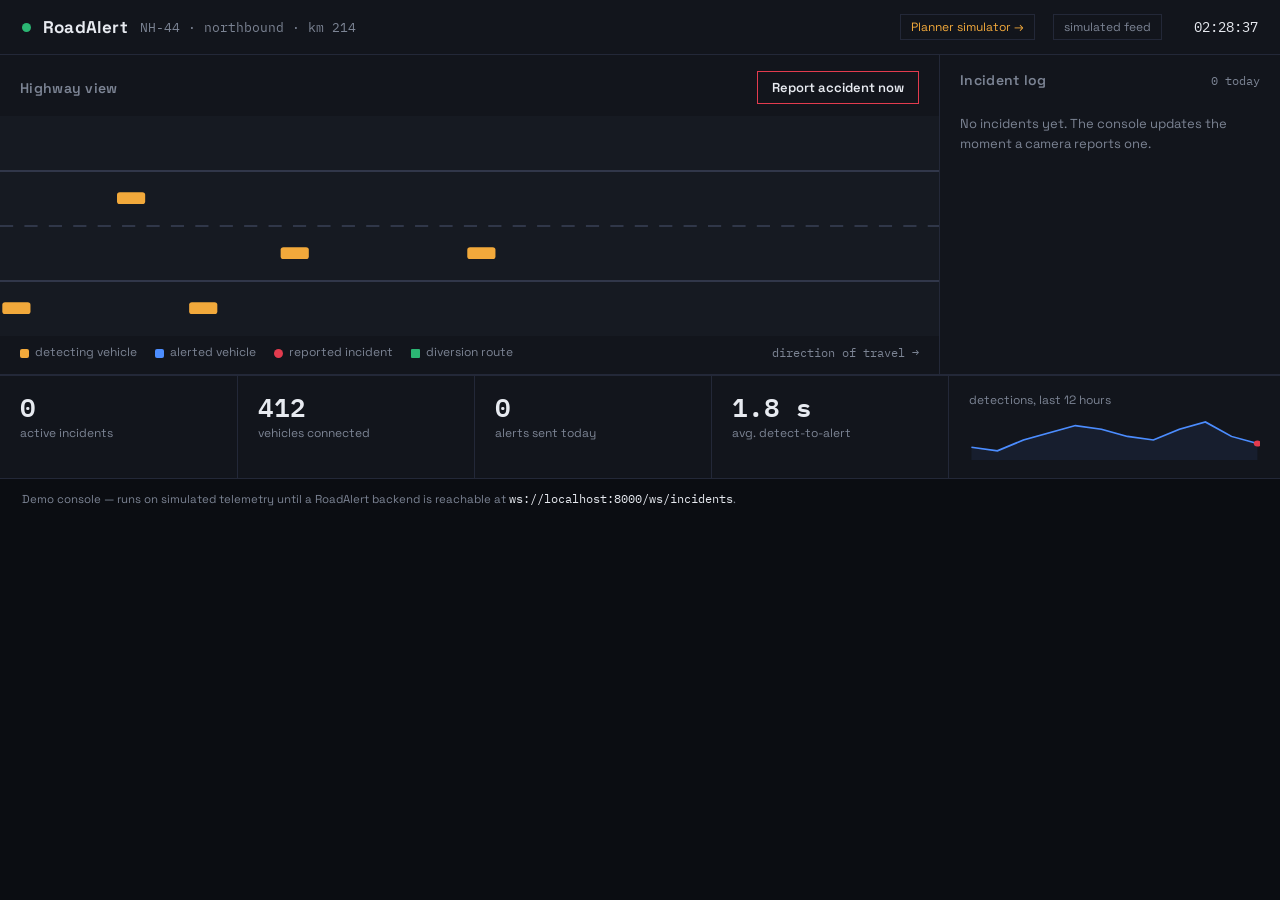
<file: frontend/index.html>
<!DOCTYPE html>
<html lang="en">
<head>
<meta charset="UTF-8">
<meta name="viewport" content="width=device-width, initial-scale=1.0">
<title>RoadAlert — Live Operations Console</title>
<link rel="stylesheet" href="css/style.css">
</head>
<body>

<header class="topbar">
  <div class="topbar__mark">
    <span class="topbar__dot" id="linkDot"></span>
    <span class="topbar__name">RoadAlert</span>
    <span class="topbar__route">NH-44 · northbound · km 214</span>
  </div>
  <div class="topbar__right">
    <a href="planner.html" style="color:#F2A93B;text-decoration:none;border:1px solid #232838;padding:4px 10px;font-size:12px">Planner simulator →</a>
    <span class="topbar__mode" id="modeLabel">simulated feed</span>
    <span class="topbar__clock" id="clock">00:00:00</span>
  </div>
</header>

<main class="console">

  <section class="highway-panel">
    <div class="panel-head">
      <h1>Highway view</h1>
      <button class="btn" id="triggerBtn">Report accident now</button>
    </div>

    <svg id="road" class="road" viewBox="0 0 1000 260" preserveAspectRatio="none" role="img" aria-label="Live highway simulation">
      <rect x="0" y="0" width="1000" height="260" class="road__surface"/>
      <g id="alertZone" class="alert-zone" opacity="0"></g>
      <line x1="0" y1="65"  x2="1000" y2="65"  class="lane-line"/>
      <line x1="0" y1="130" x2="1000" y2="130" class="lane-line lane-line--dashed"/>
      <line x1="0" y1="195" x2="1000" y2="195" class="lane-line"/>
      <path id="divertPath" class="divert-path" d="" opacity="0"/>
      <g id="cars"></g>
      <g id="incidentMark" class="incident-mark" opacity="0">
        <circle r="13" fill="#E23B4E"/>
        <circle r="13" class="incident-mark__ring"/>
        <circle r="13" class="incident-mark__ring incident-mark__ring--delay"/>
        <text y="6" text-anchor="middle" class="incident-mark__glyph" fill="#fff">!</text>
      </g>
    </svg>

    <div class="road__foot">
      <span><i class="chip chip--amber"></i>detecting vehicle</span>
      <span><i class="chip chip--steel"></i>alerted vehicle</span>
      <span><i class="chip chip--red"></i>reported incident</span>
      <span><i class="chip chip--green"></i>diversion route</span>
      <span class="road__direction">direction of travel →</span>
    </div>
  </section>

  <aside class="log-panel">
    <div class="panel-head">
      <h1>Incident log</h1>
      <span class="panel-head__count" id="logCount">0 today</span>
    </div>
    <div class="log" id="log">
      <p class="log__empty" id="logEmpty">No incidents yet. The console updates the moment a camera reports one.</p>
    </div>
  </aside>

  <section class="stats-strip">
    <div class="stat">
      <span class="stat__value" id="statActive">0</span>
      <span class="stat__label">active incidents</span>
    </div>
    <div class="stat">
      <span class="stat__value" id="statVehicles">—</span>
      <span class="stat__label">vehicles connected</span>
    </div>
    <div class="stat">
      <span class="stat__value" id="statAlerts">0</span>
      <span class="stat__label">alerts sent today</span>
    </div>
    <div class="stat">
      <span class="stat__value" id="statLatency">—</span>
      <span class="stat__label">avg. detect-to-alert</span>
    </div>
    <div class="stat stat--wide">
      <span class="stat__label stat__label--top">detections, last 12 hours</span>
      <svg id="sparkline" class="sparkline" viewBox="0 0 240 46" preserveAspectRatio="none"></svg>
    </div>
  </section>

</main>

<footer class="foot">
  <span>Demo console — runs on simulated telemetry until a RoadAlert backend is reachable at <code>ws://localhost:8000/ws/incidents</code>.</span>
</footer>

<script src="js/app.js"></script>
</body>
</html>
</file>
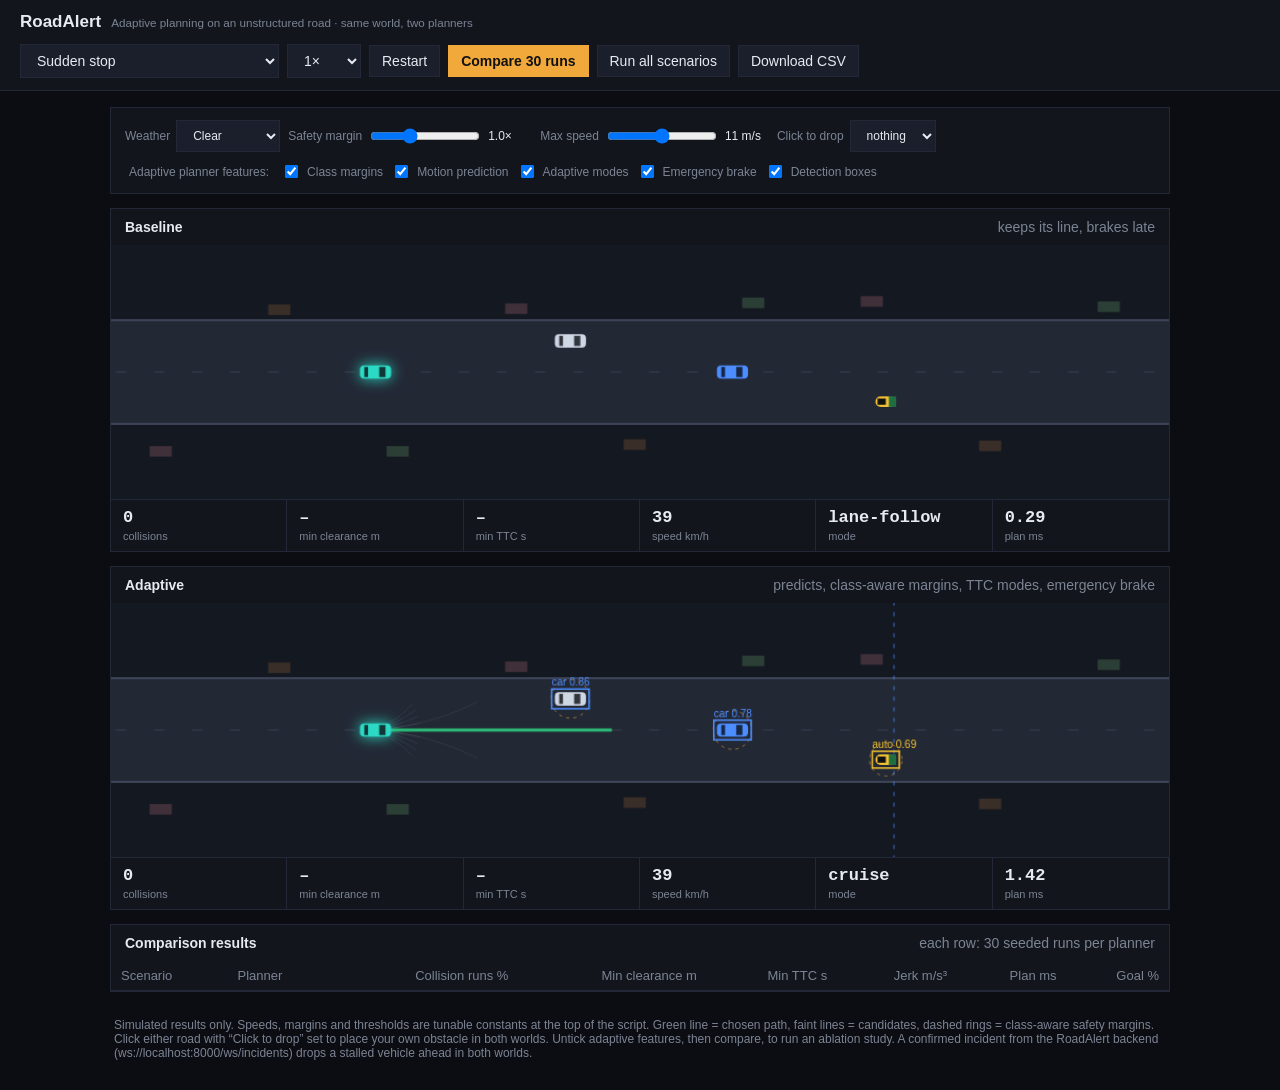
<file: frontend/planner.html>
<!DOCTYPE html>
<html lang="en">
<head>
<meta charset="UTF-8">
<meta name="viewport" content="width=device-width, initial-scale=1">
<title>RoadAlert — Adaptive Planner Simulator</title>
<style>
:root{--bg:#0B0D12;--panel:#12151C;--line:#232838;--ink:#E7EAF0;--muted:#7C8494;--amber:#F2A93B;--red:#E23B4E;--green:#2BB673}
*{box-sizing:border-box}
body{margin:0;background:var(--bg);color:var(--ink);font:14px 'Space Grotesk','Segoe UI',Arial,sans-serif}
header{display:flex;flex-wrap:wrap;gap:12px;align-items:center;justify-content:space-between;padding:12px 20px;background:var(--panel);border-bottom:1px solid var(--line)}
header b{font-size:17px}header small{color:var(--muted);margin-left:10px}
.ctl{display:flex;gap:8px;flex-wrap:wrap;align-items:center}
select,button{background:#1a1f2b;color:var(--ink);border:1px solid var(--line);padding:7px 12px;font:inherit;cursor:pointer}
button.p{background:var(--amber);color:#111;border-color:var(--amber);font-weight:600}
main{padding:16px 20px;display:grid;gap:14px;max-width:1100px;margin:auto}
.pane{background:var(--panel);border:1px solid var(--line)}
.pane h2{margin:0;padding:10px 14px;font-size:14px;display:flex;justify-content:space-between;gap:10px}
.pane h2 span{color:var(--muted);font-weight:400}
canvas{display:block;width:100%;height:auto}
.m{display:grid;grid-template-columns:repeat(6,1fr);border-top:1px solid var(--line)}
.m div{padding:8px 12px;border-right:1px solid var(--line)}
.m b{display:block;font:600 17px 'IBM Plex Mono',Consolas,monospace}
.m span{color:var(--muted);font-size:11px}
.bad{color:var(--red)}
.tw{overflow-x:auto}
table{width:100%;border-collapse:collapse;font-size:13px}
th,td{padding:7px 10px;border-bottom:1px solid var(--line);text-align:right;white-space:nowrap}
th:nth-child(-n+2),td:nth-child(-n+2){text-align:left}
th{color:var(--muted);font-weight:500}
.note{color:var(--muted);font-size:12px;padding:0 4px}
label{color:var(--muted);font-size:12px;display:flex;gap:6px;align-items:center}label b{color:var(--ink);font-weight:500;min-width:44px}
input[type=range]{width:110px}
@media(max-width:700px){.m{grid-template-columns:repeat(3,1fr)}}
</style>
</head>
<body>
<header>
  <div><b>RoadAlert</b><small>Adaptive planning on an unstructured road · same world, two planners</small></div>
  <div class="ctl">
    <select id="scn"></select>
    <select id="spd"><option value="1">1×</option><option value="2">2×</option><option value=".5">0.5×</option></select>
    <button id="rst">Restart</button>
    <button id="cmp" class="p">Compare 30 runs</button>
    <button id="all">Run all scenarios</button>
    <button id="csv">Download CSV</button>
    <span class="note" id="st"></span>
  </div>
</header>
<main>
  <section class="pane" style="padding:12px 14px"><div class="ctl">
    <label>Weather <select id="wx"><option>Clear</option><option>Night</option><option>Heavy rain</option></select></label>
    <label>Safety margin <input type="range" id="msl" min=".5" max="2" step=".1" value="1"><b id="msv">1.0×</b></label>
    <label>Max speed <input type="range" id="vsl" min="6" max="16" step="1" value="11"><b id="vsv">11 m/s</b></label>
    <label>Click to drop <select id="drop"><option value="">nothing</option><option>car</option><option>bus</option><option>auto</option><option>bike</option><option>ped</option><option>cow</option><option>pothole</option></select></label>
  </div><div class="ctl" style="margin-top:10px"><span class="note">Adaptive planner features:</span>
    <label><input type="checkbox" id="f_cm" checked>Class margins</label><label><input type="checkbox" id="f_pr" checked>Motion prediction</label>
    <label><input type="checkbox" id="f_md" checked>Adaptive modes</label><label><input type="checkbox" id="f_eb" checked>Emergency brake</label>
    <label><input type="checkbox" id="f_box" checked>Detection boxes</label></div></section>
  <section class="pane"><h2>Baseline <span>keeps its line, brakes late</span></h2><canvas id="c0" width="1000" height="240"></canvas><div class="m" id="m0"></div></section>
  <section class="pane"><h2>Adaptive <span>predicts, class-aware margins, TTC modes, emergency brake</span></h2><canvas id="c1" width="1000" height="240"></canvas><div class="m" id="m1"></div></section>
  <section class="pane"><h2>Comparison results <span>each row: 30 seeded runs per planner</span></h2>
    <div class="tw"><table><thead><tr><th>Scenario</th><th>Planner</th><th>Collision runs %</th><th>Min clearance m</th><th>Min TTC s</th><th>Jerk m/s³</th><th>Plan ms</th><th>Goal %</th></tr></thead><tbody id="tb"></tbody></table></div>
  </section>
  <p class="note">Simulated results only. Speeds, margins and thresholds are tunable constants at the top of the script. Green line = chosen path, faint lines = candidates, dashed rings = class-aware safety margins. Click either road with “Click to drop” set to place your own obstacle in both worlds. Untick adaptive features, then compare, to run an ablation study. A confirmed incident from the RoadAlert backend (ws://localhost:8000/ws/incidents) drops a stalled vehicle ahead in both worlds.</p>
</main>
<script>
let VD=11,MSC=1;const F={cm:1,pr:1,md:1,eb:1,box:1},WX={Clear:[70,1,1,0],Night:[45,1.25,.85,.12],'Heavy rain':[35,1.4,.75,.2]},wxv=()=>WX[$('wx').value];
const CLS={car:[4.2,1.8,.5],bus:[10.5,2.5,.8],auto:[2.8,1.4,.8],bike:[2,.7,1.1],ped:[.5,.5,1.6],cow:[1.8,.7,1.7],pothole:[1.4,1.4,.5]};
const COL=['#4C8DFF','#cfd6e4','#c9463d','#8fb3a1','#e8e3d0'];
const clamp=(v,a,b)=>Math.max(a,Math.min(b,v));
const rng=s=>()=>{s|=0;s=s+0x6D2B79F5|0;let t=Math.imul(s^s>>>15,1|s);t=t+Math.imul(t^t>>>7,61|t)^t;return((t^t>>>14)>>>0)/4294967296};

function setcs(a){const n=Math.max(1,Math.min(4,Math.round(a.l/a.w))),sp=n>1?(a.l-a.w)/(n-1):0;a.r=a.w/2;a.cs=[];
  for(let i=0;i<n;i++){const d=(i-(n-1)/2)*sp;a.cs.push([Math.cos(a.th)*d,Math.sin(a.th)*d])}}
function clr(ex,ey,eth,a,t){let m=1e9;
  for(const d of [-1.2,1.2]){const cx=ex+Math.cos(eth)*d,cy=ey+Math.sin(eth)*d;
    for(const c of a.cs){m=Math.min(m,Math.hypot(cx-(a.x+a.vx*t+c[0]),cy-(a.y+a.vy*t+c[1]))-.9-a.r)}}
  return m}
function ttc(e,ag){if(e.v<.5)return 99;
  for(let t=.2;t<=8;t+=.2){const x=e.x+e.v*Math.cos(e.th)*t,y=e.y+e.v*Math.sin(e.th)*t;
    for(const a of ag){if(a.cls!=='pothole'&&clr(x,y,e.th,a,t)<0)return t}}
  return 99}
function upd(a,dt,t){
  if(a.tb!=null&&t>a.tb)a.vx=Math.max(0,a.vx-6*dt);
  if(a.A){a.y=a.y0+a.A*Math.sin(a.w*t+a.ph);a.vy=a.A*a.w*Math.cos(a.w*t+a.ph);a.x+=a.vx*dt}
  else{a.x+=a.vx*dt;a.y+=a.vy*dt}
  if(Math.hypot(a.vx,a.vy)>.3)a.th=Math.atan2(a.vy,a.vx);
  setcs(a)}

const SC={
 'Sudden stop':s=>{s.add('car',48,0,10.5,{tb:1.5+s.r()*1.5});s.add('car',28,-4.2,8+s.r()*2);s.add('auto',75,4,6);s.add('bus',110,-3,7)},
 'Cow crossing':s=>{s.add('cow',55+s.r()*25,7.5,0,{vy:-1.2});s.add('ped',90,-7,0,{vy:1});s.add('car',40,4,7);s.add('auto',120,-4,6)},
 'Weaving two-wheelers':s=>{for(let i=0;i<5;i++)s.add('bike',30+i*24+s.r()*8,(s.r()-.5)*6,7+s.r()*2,{A:2+s.r()*1.5,w:1+s.r()*.6,ph:s.r()*6})},
 'Pothole cluster':s=>{for(let i=0;i<9;i++)s.add('pothole',35+i*20+s.r()*10,(s.r()-.5)*7,0);s.add('car',60,3.5,7)},
 'Dense mixed traffic':s=>{const c=['car','auto','bike','bus','car','bike','auto','car'];
   for(let i=0;i<12;i++)s.add(c[i%8],25+i*17+s.r()*8,(s.r()-.5)*10.5,4+s.r()*4);
   s.add('ped',70,-7,0,{vy:1.1});s.add('cow',150,7.5,0,{vy:-1})},
 'Stalled vehicle (RoadAlert hazard)':s=>{s.add('bus',85,.5,0);s.add('car',55,-3,6);s.add('auto',110,3,5)}
};

class Sim{
  constructor(kind,scn,seed){
    this.kind=kind;this.seed=seed;this.r=rng(seed*7919+13);this.t=0;this.pt=0;this.pa=0;this.kc=0;this.id=0;
    this.ego={x:0,y:0,th:0,v:9,k:0};this.ag=[];this.hit=new Set();this.cp=null;this.crashed=false;this.done=false;
    this.cmd={k:0,vt:9};this.best=null;this.fan=[];this.ms=1;
    this.m={col:0,minC:99,minT:99,jj:0,jn:0,ms:0,mn:0,goal:false,T:0,mode:kind==='adaptive'?'cruise':'lane-follow'};
    SC[scn](this)}
  add(cls,x,y,vx,o={}){const d=CLS[cls],a=Object.assign({id:this.id++,cls,x,y,y0:y,vx,vy:0,th:0,l:d[0],w:d[1],m:d[2]},o);
    if(Math.hypot(a.vx,a.vy)>.3)a.th=Math.atan2(a.vy,a.vx);setcs(a);this.ag.push(a)}
  planB(){const e=this.ego;let vt=VD,lead=null,g0=99;
    for(const a of this.ag){const gap=a.x-e.x-(a.l+4.2)/2;
      if(a.cls!=='pothole'&&gap>-1&&a.x-e.x<wxv()[0]&&Math.abs(a.y-e.y)<(a.w+1.8)/2+.4&&gap<g0){g0=gap;lead=a}}
    if(lead){const rel=e.v-lead.vx,T=rel>.1?g0/rel:99;
      if(T<.7||g0<2.5)vt=0;else if(g0<10)vt=Math.min(VD,lead.vx*.9)}
    return{k:clamp(-.08*e.y-.6*e.th,-.1,.1),vt}}
  planA(ag,T){const e=this.ego;
    const dens=ag.filter(a=>Math.abs(a.x-e.x)<25&&Math.abs(a.y-e.y)<9).length;
    const vd=VD*(F.md?Math.max(.55,1-.035*dens):1)*wxv()[2],ms=(F.md?1+.04*dens:1)*wxv()[1]*MSC;this.ms=ms;
    const mode=F.md?(T>6?0:T>3?1:2):0;this.m.mode=['cruise','cautious','evasive'][mode];
    const wC=[1,2,4][mode],cap=vd*[1,.75,.5][mode];
    let best=null,bc=1e9;const fan=[];
    for(let ki=-4;ki<=4;ki++){const k=ki*.03;
      for(const f of [0,.4,.7,1]){const vt=cap*f;
        let x=e.x,y=e.y,th=e.th,v=e.v,pen=0,ok=true;const pts=[];
        for(let i=1;i<=12&&ok;i++){const t=i*.25;
          v+=clamp(vt-v,-1.75,.625);th+=v*k*.25;x+=v*Math.cos(th)*.25;y+=v*Math.sin(th)*.25;pts.push([x,y]);
          if(Math.abs(y)>6.2){ok=false;break}
          for(const a of ag){const cl=clr(x,y,th,a,F.pr?t:0),mg=(F.cm?a.m:.8)*ms+.12*t;
            if(cl<.5*mg){ok=false;break}
            if(cl<mg+1.5)pen+=(mg+1.5-cl)**2}}
        if(!ok)continue;
        const J=wC*.35*pen-.5*(x-e.x)+.6*Math.abs(y)+1.5*Math.abs(th)+10*Math.abs(k-this.kc);
        fan.push(pts);
        if(J<bc){bc=J;best={k,vt,pts}}}}
    if(!best)best={k:0,vt:0,pts:[]};
    this.kc=best.k;this.best=best;this.fan=fan;return best}
  step(dt){
    if(this.done)return;const e=this.ego,m=this.m;this.t+=dt;
    for(const a of this.ag)upd(a,dt,this.t);
    if(!this.crashed){
      this.pt-=dt;
      if(this.pt<=0){this.pt=.1;const t0=performance.now();
        const near=this.ag.filter(a=>a.x>e.x-8&&a.x<e.x+wxv()[0]),T=ttc(e,near);
        if(T<m.minT&&e.v>1)m.minT=T;
        this.emg=this.kind==='adaptive'&&F.eb&&T<1;
        this.cmd=this.kind==='adaptive'?this.planA(near,T):this.planB();
        m.ms+=performance.now()-t0;m.mn++}
      const vt=this.emg?0:this.cmd.vt;
      e.k+=clamp(this.cmd.k-e.k,-.9*dt,.9*dt);
      const a=clamp((vt-e.v)/.4,-7,2.5),j=(a-this.pa)/dt;m.jj+=j*j;m.jn++;this.pa=a;
      e.v=Math.max(0,e.v+a*dt);e.th+=e.v*e.k*dt;e.x+=e.v*Math.cos(e.th)*dt;e.y+=e.v*Math.sin(e.th)*dt}
    for(const a of this.ag){if(Math.abs(a.x-e.x)>15)continue;
      const cl=clr(e.x,e.y,e.th,a,0);m.minC=Math.min(m.minC,cl);
      if(cl<0&&!this.hit.has(a.id)){this.hit.add(a.id);m.col++;this.cp={x:e.x,y:e.y,t:this.t};
        if(a.cls==='pothole')e.v*=.6;else{this.crashed=true;e.v=0}}}
    if(e.x>240){m.goal=true;this.done=true}
    else if(this.crashed&&this.t-this.cp.t>1.5)this.done=true;
    else if(this.t>50)this.done=true;
    m.T=this.t}
  sum(){const m=this.m;return{col:m.col,minC:m.minC,minT:m.minT,jerk:m.jn?Math.sqrt(m.jj/m.jn):0,ms:m.mn?m.ms/m.mn:0,goal:m.goal,T:m.T}}
}

/* ---------- drawing ---------- */
function sprite(g,a,S){
  g.save();g.translate(a.X,a.Y);g.rotate(a.th);const l=a.l*S,w=a.w*S;
  const box=(c,rad)=>{g.fillStyle=c;g.beginPath();g.roundRect(-l/2,-w/2,l,w,rad);g.fill()};
  const cls=a.cls;
  if(cls==='car'||cls==='ego'){if(cls==='ego'){g.shadowColor='#2BD9C4';g.shadowBlur=14}
    box(cls==='ego'?'#2BD9C4':COL[a.id%5],4);g.shadowBlur=0;
    g.fillStyle='#0b0e14cc';g.fillRect(l*.12,-w*.38,l*.2,w*.76);g.fillRect(-l*.36,-w*.38,l*.12,w*.76)}
  else if(cls==='bus'){box('#d9463d',4);g.fillStyle='#f2a93b';g.fillRect(-l/2,-w*.16,l,w*.32);g.fillStyle='#0b0e14cc';g.fillRect(l*.38,-w*.4,l*.1,w*.8)}
  else if(cls==='auto'){box('#f2c230',5);g.fillStyle='#1f6f43';g.fillRect(l*.15,-w/2,l*.35,w);g.fillStyle='#111';g.fillRect(-l*.4,-w*.3,l*.4,w*.6)}
  else if(cls==='bike'){g.fillStyle='#8b93a5';g.fillRect(-l/2,-w*.15,l,w*.3);g.fillStyle='#e6b07a';g.beginPath();g.arc(0,0,.42*S,0,7);g.fill();g.fillStyle=COL[a.id%5];g.beginPath();g.arc(0,0,.26*S,0,7);g.fill()}
  else if(cls==='ped'){g.fillStyle='#4C8DFF';g.beginPath();g.ellipse(0,0,.16*S,.32*S,0,0,7);g.fill();g.fillStyle='#e8c39e';g.beginPath();g.arc(0,0,.16*S,0,7);g.fill()}
  else if(cls==='cow'){g.fillStyle='#e9e4d8';g.beginPath();g.ellipse(0,0,l/2,w/2,0,0,7);g.fill();g.fillStyle='#7a5a3a';g.beginPath();g.ellipse(-l*.12,0,l*.14,w*.3,0,0,7);g.fill();
    g.fillStyle='#e9e4d8';g.beginPath();g.arc(l*.5,0,.24*S,0,7);g.fill();g.strokeStyle='#cfc6b0';g.lineWidth=2;g.beginPath();g.moveTo(l*.5,-.2*S);g.lineTo(l*.5+3,-.34*S);g.moveTo(l*.5,.2*S);g.lineTo(l*.5+3,.34*S);g.stroke()}
  else{g.fillStyle='#0c0e13';g.strokeStyle='#3b4254';g.lineWidth=2;g.beginPath();g.ellipse(0,0,.7*S,.55*S,0,0,7);g.fill();g.stroke()}
  g.restore()}
function draw(s,cv,ad){
  const R=wxv(),g=cv.getContext('2d'),W=cv.width,H=cv.height,S=7,e=s.ego,ox=W*.25-e.x*S,oy=H/2,X=x=>x*S+ox,Y=y=>y*S+oy;
  g.fillStyle='#141821';g.fillRect(0,0,W,H);
  for(let i=Math.floor((e.x-40)/16);i<(e.x+110)/16;i++){const f=Math.abs(Math.sin(i*12.9898)*43758.5453)%1;
    g.fillStyle=['#3a2f28','#2c3f36','#40303a'][((i%3)+3)%3];g.fillRect(X(i*16),Y((f>.5?1:-1)*(8.4+f*2.5))-5,21,10)}
  g.fillStyle='#232835';g.fillRect(0,Y(-7),W,14*S);
  g.strokeStyle='#3d4457';g.lineWidth=2;g.beginPath();g.moveTo(0,Y(-7));g.lineTo(W,Y(-7));g.moveTo(0,Y(7));g.lineTo(W,Y(7));g.stroke();
  g.setLineDash([10,26]);g.lineDashOffset=-ox;g.globalAlpha=.4;g.beginPath();g.moveTo(0,Y(0));g.lineTo(W,Y(0));g.stroke();g.globalAlpha=1;g.setLineDash([]);
  if(R[3]){g.fillStyle=`rgba(4,7,14,${R[3]*2.5})`;g.fillRect(0,0,W,H)}
  if(ad){g.strokeStyle='rgba(76,141,255,.35)';g.setLineDash([4,6]);g.beginPath();g.moveTo(X(e.x+R[0]),0);g.lineTo(X(e.x+R[0]),H);g.stroke();g.setLineDash([]);g.lineWidth=1;g.strokeStyle='rgba(255,255,255,.07)';
    for(const p of s.fan){g.beginPath();g.moveTo(X(e.x),Y(e.y));for(const q of p)g.lineTo(X(q[0]),Y(q[1]));g.stroke()}
    if(s.best&&s.best.pts.length){g.strokeStyle='#2BB673';g.lineWidth=3;g.beginPath();g.moveTo(X(e.x),Y(e.y));for(const q of s.best.pts)g.lineTo(X(q[0]),Y(q[1]));g.stroke()}
    g.lineWidth=1;g.setLineDash([3,4]);g.strokeStyle='rgba(242,169,59,.55)';
    for(const a of s.ag){if(a.cls==='pothole'||Math.abs(a.x-e.x)>70)continue;g.beginPath();g.arc(X(a.x),Y(a.y),(Math.max(a.l,a.w)/2+a.m*s.ms)*S,0,7);g.stroke()}
    g.setLineDash([])}
  const all=s.ag.filter(a=>a.x>e.x-25&&a.x<e.x+80).sort((p,q)=>(p.cls==='pothole'?0:1)-(q.cls==='pothole'?0:1));
  for(const a of all){sprite(g,{X:X(a.x),Y:Y(a.y),th:a.th,l:a.l,w:a.w,cls:a.cls,id:a.id},S)}
  sprite(g,{X:X(e.x),Y:Y(e.y),th:e.th,l:4.2,w:1.8,cls:'ego',id:0},S);
  if(ad&&F.box){const cl={car:'#4C8DFF',bus:'#ff6b5e',auto:'#f2c230',bike:'#b07cff',ped:'#4cd9a0',cow:'#fff',pothole:'#999'};g.font='10px sans-serif';g.lineWidth=1.5;
    for(const a of all){const d=a.x-e.x;if(d>R[0]||d<-5)continue;
      const hx=(Math.abs(Math.cos(a.th))*a.l+Math.abs(Math.sin(a.th))*a.w)/2*S+3,hy=(Math.abs(Math.sin(a.th))*a.l+Math.abs(Math.cos(a.th))*a.w)/2*S+3,cf=clamp(.97-.004*d-R[3],.4,.99);
      g.strokeStyle=g.fillStyle=cl[a.cls];g.strokeRect(X(a.x)-hx,Y(a.y)-hy,2*hx,2*hy);g.fillText(a.cls+' '+cf.toFixed(2),X(a.x)-hx,Y(a.y)-hy-3)}}
  if(s.cp&&s.t-s.cp.t<1.5){const k=(s.t-s.cp.t)/1.5;g.strokeStyle='#E23B4E';g.lineWidth=3;g.beginPath();g.arc(X(s.cp.x),Y(s.cp.y),14+k*40,0,7);g.stroke();
    g.fillStyle='#E23B4E';g.font='bold 14px sans-serif';g.fillText('COLLISION',X(s.cp.x)-36,Y(s.cp.y)-30)}}
function hud(s,el){const m=s.m;
  el.innerHTML=`<div><b class="${m.col?'bad':''}">${m.col}</b><span>collisions</span></div><div><b>${m.minC>50?'–':m.minC.toFixed(2)}</b><span>min clearance m</span></div><div><b>${m.minT>50?'–':m.minT.toFixed(1)}</b><span>min TTC s</span></div><div><b>${(s.ego.v*3.6).toFixed(0)}</b><span>speed km/h</span></div><div><b>${m.mode}</b><span>mode</span></div><div><b>${s.sum().ms.toFixed(2)}</b><span>plan ms</span></div>`}

/* ---------- app ---------- */
const $=id=>document.getElementById(id),sel=$('scn'),spd=$('spd'),st=$('st');
Object.keys(SC).forEach(k=>sel.add(new Option(k,k)));
let A,B,seed=1,acc=0,last=performance.now(),wait=0,fr=0;
const rows=[['scenario','planner','collision_runs_pct','min_clearance_m','min_ttc_s','jerk','plan_ms','goal_pct']];
function reset(){A=new Sim('baseline',sel.value,seed);B=new Sim('adaptive',sel.value,seed);wait=0}
function loop(ts){
  const d=Math.min(.1,(ts-last)/1000);last=ts;acc+=d*(+spd.value);
  while(acc>=.05){A.step(.05);B.step(.05);acc-=.05}
  if(A.done&&B.done){wait+=d;if(wait>2){seed++;reset()}}
  draw(A,$('c0'),0);draw(B,$('c1'),1);if(fr++%5===0){hud(A,$('m0'));hud(B,$('m1'))}
  requestAnimationFrame(loop)}
const mean=v=>v.length?v.reduce((p,q)=>p+q,0)/v.length:NaN,f=(v,n)=>isNaN(v)?'–':v.toFixed(n);
const lab=k=>k==='baseline'?k:'adaptive'+['cm','pr','md','eb'].filter(x=>!F[x]).map(x=>' −'+x).join('');
async function compare(list){
  const N=30;$('cmp').disabled=$('all').disabled=true;
  for(const scn of list){const res={baseline:[],adaptive:[]};
    for(let sd=1;sd<=N;sd++){
      for(const k of ['baseline','adaptive']){const s=new Sim(k,scn,sd);let n=0;while(!s.done&&n++<1500)s.step(.05);res[k].push(s.sum())}
      if(sd%3===0){st.textContent=`${scn} ${sd}/${N}`;await new Promise(r=>setTimeout(r))}}
    for(const k of ['baseline','adaptive']){const r=res[k],
      row=[scn+' · '+$('wx').value,lab(k),f(100*mean(r.map(x=>x.col>0?1:0)),0),f(mean(r.map(x=>x.minC).filter(x=>x<50)),2),f(mean(r.map(x=>x.minT).filter(x=>x<50)),1),f(mean(r.map(x=>x.jerk)),1),f(mean(r.map(x=>x.ms)),2),f(100*mean(r.map(x=>x.goal?1:0)),0)];
      rows.push(row);const tr=$('tb').insertRow(0);row.forEach(c=>tr.insertCell().textContent=c)}}
  st.textContent='done';$('cmp').disabled=$('all').disabled=false}
$('rst').onclick=()=>{seed=1;reset()};sel.onchange=()=>{seed=1;reset()};$('cmp').onclick=()=>compare([sel.value]);$('all').onclick=()=>compare(Object.keys(SC));
$('msl').oninput=()=>{MSC=+$('msl').value;$('msv').textContent=MSC.toFixed(1)+'×'};$('vsl').oninput=()=>{VD=+$('vsl').value;$('vsv').textContent=VD+' m/s'};
for(const k of ['cm','pr','md','eb','box'])$('f_'+k).onchange=ev=>{F[k]=ev.target.checked?1:0};
[['c0',()=>A],['c1',()=>B]].forEach(([id,gs])=>$(id).addEventListener('click',ev=>{const t=$('drop').value;if(!t)return;
  const cv=ev.target,r=cv.getBoundingClientRect(),px=(ev.clientX-r.left)*cv.width/r.width,py=(ev.clientY-r.top)*cv.height/r.height,e=gs().ego,x=(px-(cv.width*.25-e.x*7))/7,y=(py-cv.height/2)/7;
  if(Math.abs(y)>7)return;const v=['ped','cow','pothole'].includes(t)?0:5;for(const s of [A,B])s.add(t,x,y,v)}));
$('csv').onclick=()=>{const a=document.createElement('a');a.href=URL.createObjectURL(new Blob([rows.map(r=>r.join(',')).join('\n')],{type:'text/csv'}));a.download='planner_results.csv';a.click()};
try{const ws=new WebSocket('ws://localhost:8000/ws/incidents');
  ws.onopen=()=>{st.textContent='RoadAlert backend linked'};
  ws.onmessage=ev=>{try{if(JSON.parse(ev.data).event==='incident.confirmed'){for(const s of [A,B])s.add('car',s.ego.x+55,0,0)}}catch(_){}};
  ws.onerror=()=>{}}catch(_){}
reset();requestAnimationFrame(loop);
</script>
</body>
</html>
</file>
<file: frontend/css/style.css>
@import url('https://fonts.googleapis.com/css2?family=Space+Grotesk:wght@500;600;700&family=IBM+Plex+Mono:wght@400;500;600&display=swap');

:root{
  --bg:        #0B0D12;
  --panel:     #12151C;
  --line:      #232838;
  --line-soft: #1A1E29;
  --ink:       #E7EAF0;
  --muted:     #7C8494;
  --amber:     #F2A93B;
  --red:       #E23B4E;
  --green:     #2BB673;
  --steel:     #4C8DFF;
  --font-ui:   'Space Grotesk', 'Segoe UI', Arial, sans-serif;
  --font-mono: 'IBM Plex Mono', 'SFMono-Regular', Consolas, monospace;
}

*{ box-sizing:border-box; }

html,body{
  margin:0; padding:0; height:100%;
  background:var(--bg); color:var(--ink);
  font-family:var(--font-ui);
}

button{ font-family:inherit; }

/* ---------- top bar ---------- */
.topbar{
  display:flex; align-items:center; justify-content:space-between;
  padding:14px 22px;
  border-bottom:1px solid var(--line);
  background:var(--panel);
}
.topbar__mark{ display:flex; align-items:center; gap:12px; }
.topbar__dot{
  width:9px; height:9px; border-radius:50%;
  background:var(--green);
  box-shadow:0 0 0 0 rgba(43,182,115,.6);
  animation:pulseDot 2.2s infinite;
}
.topbar__dot.is-down{ background:var(--red); animation:none; }
@keyframes pulseDot{
  0%  { box-shadow:0 0 0 0 rgba(43,182,115,.55); }
  70% { box-shadow:0 0 0 8px rgba(43,182,115,0); }
  100%{ box-shadow:0 0 0 0 rgba(43,182,115,0); }
}
.topbar__name{ font-weight:700; font-size:17px; letter-spacing:.2px; }
.topbar__route{ color:var(--muted); font-family:var(--font-mono); font-size:13px; }
.topbar__right{ display:flex; align-items:center; gap:18px; }
.topbar__mode{
  font-size:12px; color:var(--muted);
  border:1px solid var(--line); padding:4px 10px;
}
.topbar__clock{ font-family:var(--font-mono); font-size:14px; color:var(--ink); min-width:78px; text-align:right; }

/* ---------- layout ---------- */
.console{
  display:grid;
  grid-template-columns:1fr 340px;
  grid-template-rows:auto auto;
  gap:1px;
  background:var(--line);
}
.stats-strip{ grid-column:1 / -1; }

.panel-head{
  display:flex; align-items:center; justify-content:space-between;
  padding:16px 20px 12px;
}
.panel-head h1{
  font-size:14px; font-weight:600; margin:0;
  color:var(--muted); letter-spacing:.3px;
}
.panel-head__count{ font-family:var(--font-mono); font-size:12px; color:var(--muted); }

/* ---------- highway panel ---------- */
.highway-panel{ background:var(--panel); padding-bottom:14px; }

.btn{
  background:transparent; color:var(--ink);
  border:1px solid var(--red);
  padding:7px 14px; font-size:13px; font-weight:600;
  cursor:pointer; transition:background .15s ease, color .15s ease;
}
.btn:hover{ background:var(--red); color:#fff; }
.btn:active{ transform:translateY(1px); }
.btn:disabled{ opacity:.4; cursor:default; background:transparent; color:var(--ink); }

.road{ width:100%; height:220px; display:block; }
.road__surface{ fill:#161A22; }
.lane-line{ stroke:#3A4157; stroke-width:2; }
.lane-line--dashed{ stroke-dasharray:14 12; }

.alert-zone rect{ fill:var(--red); opacity:.10; }

.divert-path{
  fill:none; stroke:var(--green); stroke-width:3;
  stroke-linecap:round; stroke-dasharray:6 7;
}

.incident-mark__glyph{ fill:#0B0D12; font-family:var(--font-ui); font-weight:700; font-size:15px; }
.incident-mark__ring{ fill:none; stroke:var(--red); stroke-width:2; }
.incident-mark circle:not(.incident-mark__ring){ fill:var(--red); }
.incident-mark__ring{ animation:ring 1.6s ease-out infinite; }
.incident-mark__ring--delay{ animation-delay:.8s; }
@keyframes ring{
  0%  { r:10; opacity:.9; }
  100%{ r:26; opacity:0; }
}

.road__foot{
  display:flex; flex-wrap:wrap; gap:18px; align-items:center;
  padding:8px 20px 0; color:var(--muted); font-size:12px;
}
.road__direction{ margin-left:auto; font-family:var(--font-mono); }
.chip{ display:inline-block; width:9px; height:9px; margin-right:6px; border-radius:2px; vertical-align:middle; }
.chip--amber{ background:var(--amber); }
.chip--steel{ background:var(--steel); }
.chip--red{ background:var(--red); border-radius:50%; }
.chip--green{ background:var(--green); border-radius:1px; }

/* ---------- log panel ---------- */
.log-panel{ background:var(--panel); display:flex; flex-direction:column; min-height:280px; }
.log{ padding:0 20px 16px; overflow-y:auto; flex:1; }
.log__empty{ color:var(--muted); font-size:13px; line-height:1.5; }

.log-row{
  border-top:1px solid var(--line-soft);
  padding:10px 0;
  font-size:13px;
}
.log-row:first-child{ border-top:none; }
.log-row__top{ display:flex; justify-content:space-between; align-items:flex-start; gap:8px; }
.log-row__time{ font-family:var(--font-mono); color:var(--muted); font-size:11px; }
.log-row__title{ font-weight:600; }
.log-row__detail{ color:var(--muted); margin-top:3px; font-size:12px; }
.log-row__status{
  font-family:var(--font-mono); font-size:10.5px; letter-spacing:.4px;
  padding:2px 7px; border:1px solid currentColor; white-space:nowrap; height:fit-content;
}
.log-row__status--pending{ color:var(--amber); }
.log-row__status--confirmed{ color:var(--red); }
.log-row__status--cleared{ color:var(--green); opacity:.85; }

/* ---------- stats strip ---------- */
.stats-strip{
  display:grid; grid-template-columns:repeat(4,1fr) 1.4fr;
  background:var(--panel);
}
.stat{
  padding:16px 20px; border-top:1px solid var(--line);
  border-left:1px solid var(--line);
}
.stat:first-child{ border-left:none; }
.stat__value{
  display:block; font-family:var(--font-mono); font-size:26px; font-weight:600;
  color:var(--ink); line-height:1.1;
}
.stat__label{ display:block; color:var(--muted); font-size:12px; margin-top:4px; }
.stat__label--top{ margin-top:0; margin-bottom:8px; }
.stat--wide{ display:flex; flex-direction:column; justify-content:center; }
.sparkline{ width:100%; height:46px; }
.spark-line{ fill:none; stroke:var(--steel); stroke-width:1.6; }
.spark-fill{ fill:var(--steel); opacity:.08; stroke:none; }
.spark-now{ fill:var(--red); }

/* ---------- footer ---------- */
.foot{
  padding:12px 22px; color:var(--muted); font-size:11.5px;
  border-top:1px solid var(--line); background:var(--bg);
}
.foot code{ font-family:var(--font-mono); color:var(--ink); }

/* ---------- responsive ---------- */
@media (max-width:880px){
  .console{ grid-template-columns:1fr; }
  .stats-strip{ grid-template-columns:1fr 1fr; }
  .stat--wide{ grid-column:1 / -1; }
  .topbar{ flex-wrap:wrap; gap:8px; }
}

@media (prefers-reduced-motion:reduce){
  .topbar__dot, .incident-mark__ring{ animation:none; }
}
</file>
